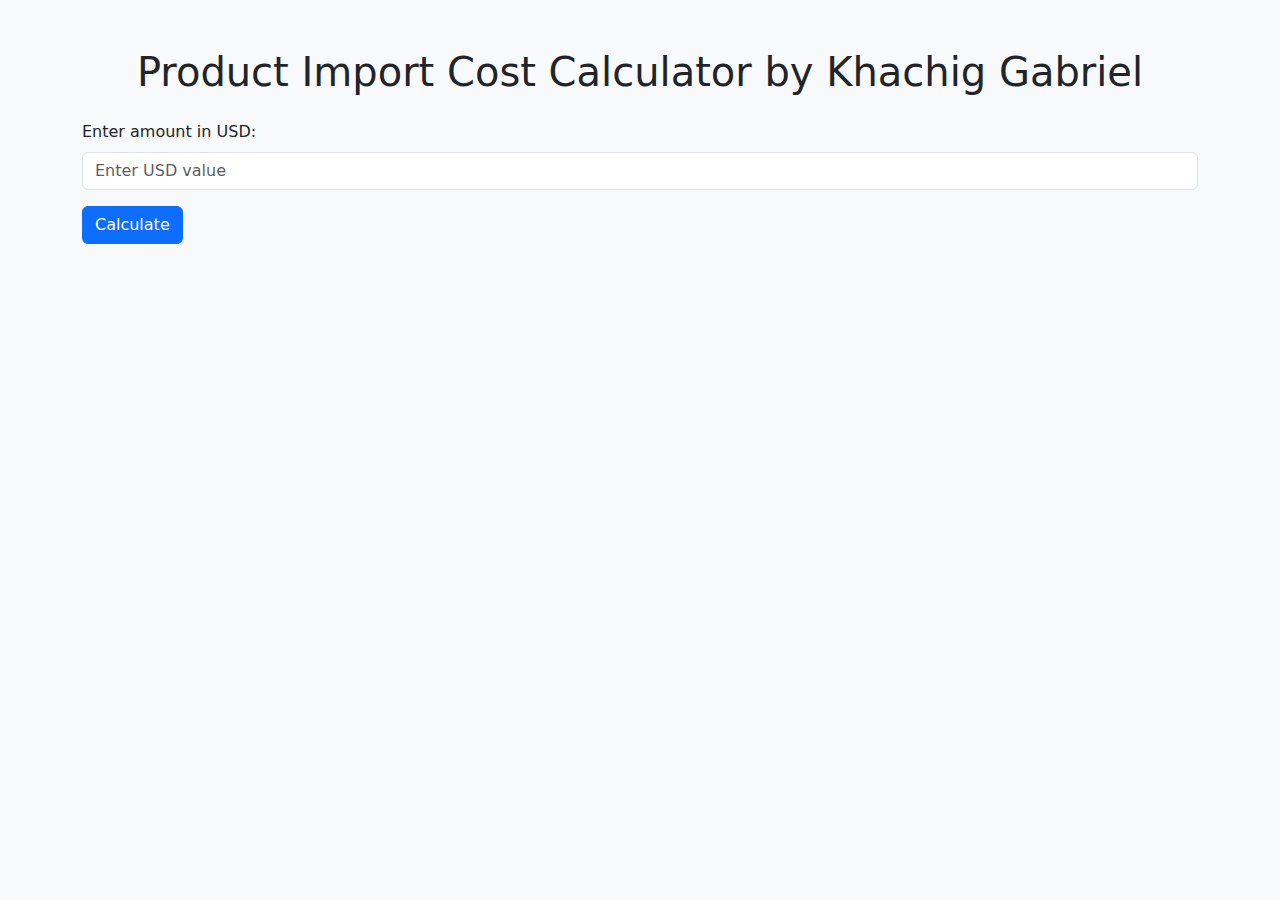
<file: index.html>
<!DOCTYPE html>
<html lang="en">
<head>
    <meta charset="UTF-8">
    <meta name="viewport" content="width=device-width, initial-scale=1.0">
    <title>Armenia Tax Calculator by Khachig Gabriel</title>
    <meta name="description" content="Calculate the total cost and taxes for importing products to Armenia. Enter USD and get the final price in AMD with tax details.">
    <link href="https://cdn.jsdelivr.net/npm/bootstrap@5.3.3/dist/css/bootstrap.min.css" rel="stylesheet" integrity="sha384-QWTKZyjpPEjISv5WaRU9OFeRpok6YctnYmDr5pNlyT2bRjXh0JMhjY6hW+ALEwIH" crossorigin="anonymous">
</head>
<body class="bg-light">

    <div class="container py-5">
        <h1 class="text-center mb-4">Product Import Cost Calculator by Khachig Gabriel</h1>
        
        <!-- Input field for the user to enter the amount in USD -->
        <div class="mb-3">
            <label for="usdAmount" class="form-label">Enter amount in USD:</label>
            <input type="number" class="form-control" id="usdAmount" placeholder="Enter USD value" />
        </div>

        <!-- Button to trigger the calculation -->
        <button class="btn btn-primary" onclick="calculate()">Calculate</button>

        <!-- Output div where the result will be displayed -->
        <div id="output" class="mt-4"></div>
    </div>

    <!-- Include Bootstrap JS and dependencies from CDN -->
    <script src="https://cdn.jsdelivr.net/npm/bootstrap@5.3.0-alpha1/dist/js/bootstrap.bundle.min.js"></script>

    <!-- Link to your JavaScript file -->
    <script src="index.js"></script>
</body>
</html>
</file>
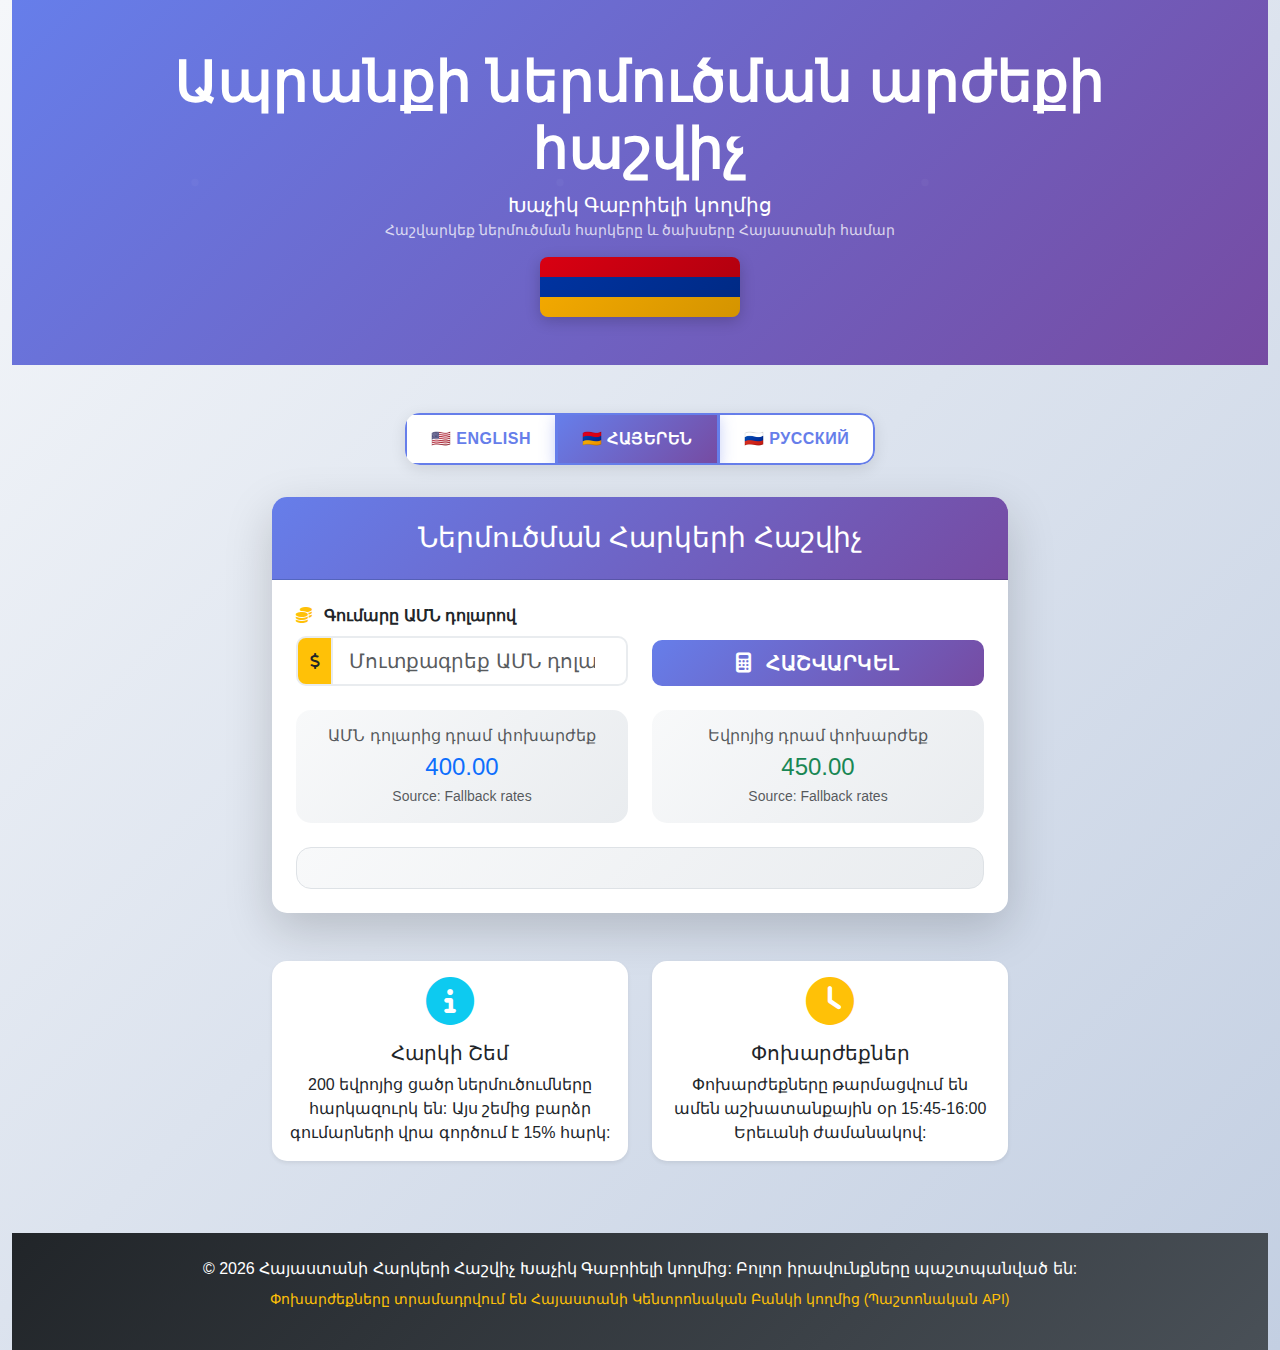
<file: am.html>
<!DOCTYPE html>
<html lang="hy">
<head>
    <meta charset="UTF-8">
    <meta name="viewport" content="width=device-width, initial-scale=1.0">
    <meta name="description" content="Հաշվեք ապրանքների ներմուծման արժեքն ու հարկերը Հայաստանում։ Մուտքագրեք ԱՄՆ դոլար և ստացեք վերջնական գինը հայկական դրամով։">
    <title>Ապրանքի ներմուծման արժեքի հաշվիչ Հայաստում</title>
    
    <!-- Canonical URL for Armenian version -->
    <link rel="canonical" href="https://khachig-gabriel.github.io/calculate-product-tax-armenia/am.html">
    
    <!-- Hreflang tags for multilingual SEO -->
    <link rel="alternate" hreflang="en" href="https://khachig-gabriel.github.io/calculate-product-tax-armenia/en.html">
    <link rel="alternate" hreflang="hy" href="https://khachig-gabriel.github.io/calculate-product-tax-armenia/am.html">
    <link rel="alternate" hreflang="ru" href="https://khachig-gabriel.github.io/calculate-product-tax-armenia/ru.html">
    <link rel="alternate" hreflang="x-default" href="https://khachig-gabriel.github.io/calculate-product-tax-armenia/en.html">
    
    <!-- Bootstrap CSS -->
    <link href="https://cdn.jsdelivr.net/npm/bootstrap@5.3.0/dist/css/bootstrap.min.css" rel="stylesheet">
    <!-- Font Awesome for icons -->
    <link rel="stylesheet" href="https://cdnjs.cloudflare.com/ajax/libs/font-awesome/6.4.0/css/all.min.css">
    <!-- Custom CSS -->
    <link rel="stylesheet" href="styles.css">
</head>
<body>
    <div class="container-fluid">
        <!-- Header Section -->
        <header class="text-center py-5 bg-primary text-white">
            <div class="container">
                <h1 class="display-4 fw-bold">
                    <i class="fas fa-calculator me-3"></i>
                    Ապրանքի ներմուծման արժեքի հաշվիչ
                </h1>
                <p class="lead mb-0">Խաչիկ Գաբրիելի կողմից</p>
                <p class="small opacity-75">Հաշվարկեք ներմուծման հարկերը և ծախսերը Հայաստանի համար</p>
                <!-- Armenian Flag Stripes -->
                <div class="armenian-flag mt-3">
                    <div class="flag-stripe flag-red"></div>
                    <div class="flag-stripe flag-blue"></div>
                    <div class="flag-stripe flag-orange"></div>
                </div>
            </div>
        </header>

        <!-- Main Content -->
        <main class="container my-5">
            <div class="row justify-content-center">
                <div class="col-lg-8 col-md-10">
                    <!-- Language Selector -->
                    <div class="text-center mb-4">
                        <div class="language-selector">
                            <div class="btn-group" role="group" aria-label="Language Selection">
                                <input type="radio" class="btn-check" name="language" id="lang-en" value="en">
                                <label class="btn btn-outline-primary" for="lang-en">🇺🇸 English</label>
                                
                                <input type="radio" class="btn-check" name="language" id="lang-hy" value="hy" checked>
                                <label class="btn btn-outline-primary" for="lang-hy">🇦🇲 Հայերեն</label>
                                
                                <input type="radio" class="btn-check" name="language" id="lang-ru" value="ru">
                                <label class="btn btn-outline-primary" for="lang-ru">🇷🇺 Русский</label>
                            </div>
                        </div>
                    </div>
                    
                    <!-- Calculator Card -->
                    <div class="card shadow-lg border-0">
                        <div class="card-header bg-gradient-primary text-white text-center py-4">
                            <h2 class="h3 mb-0">
                                <i class="fas fa-dollar-sign me-2"></i>
                                Ներմուծման Հարկերի Հաշվիչ
                            </h2>
                        </div>
                        <div class="card-body p-4">
                            <!-- Input Section -->
                            <div class="row mb-4">
                                <div class="col-md-6">
                                    <label for="usdAmount" class="form-label fw-bold">
                                        <i class="fas fa-coins me-2 text-warning"></i>
                                        Գումարը ԱՄՆ դոլարով
                                    </label>
                                    <div class="input-group">
                                        <span class="input-group-text bg-warning text-dark">
                                            <i class="fas fa-dollar-sign"></i>
                                        </span>
                                        <input type="number" 
                                               class="form-control form-control-lg" 
                                               id="usdAmount" 
                                               placeholder="Մուտքագրեք ԱՄՆ դոլարի գումարը"
                                               step="0.01"
                                               min="0">
                                    </div>
                                </div>
                                <div class="col-md-6 d-flex align-items-end">
                                    <button class="btn btn-primary btn-lg w-100" onclick="calculate()">
                                        <i class="fas fa-calculator me-2"></i>
                                        Հաշվարկել
                                    </button>
                                </div>
                            </div>

                            <!-- Exchange Rates Display -->
                            <div class="row mb-4">
                                <div class="col-md-6">
                                    <div class="card bg-light border-0">
                                        <div class="card-body text-center">
                                            <h6 class="text-muted mb-2">ԱՄՆ դոլարից դրամ փոխարժեք</h6>
                                            <div class="h4 text-primary mb-0" id="usdRate">--</div>
                                        </div>
                                    </div>
                                </div>
                                <div class="col-md-6">
                                    <div class="card bg-light border-0">
                                        <div class="card-body text-center">
                                            <h6 class="text-muted mb-2">Եվրոյից դրամ փոխարժեք</h6>
                                            <div class="h4 text-success mb-0" id="eurRate">--</div>
                                        </div>
                                    </div>
                                </div>
                            </div>

                            <!-- Results Section -->
                            <div id="output" class="mt-4">
                                <!-- Results will be displayed here -->
                            </div>
                        </div>
                    </div>

                    <!-- Information Cards -->
                    <div class="row mt-5">
                        <div class="col-md-6 mb-4">
                            <div class="card h-100 border-0 shadow-sm">
                                <div class="card-body text-center">
                                    <i class="fas fa-info-circle fa-3x text-info mb-3"></i>
                                    <h5 class="card-title">Հարկի Շեմ</h5>
                                    <p class="card-text">200 եվրոյից ցածր ներմուծումները հարկազուրկ են: Այս շեմից բարձր գումարների վրա գործում է 15% հարկ:</p>
                                </div>
                            </div>
                        </div>
                        <div class="col-md-6 mb-4">
                            <div class="card h-100 border-0 shadow-sm">
                                <div class="card-body text-center">
                                    <i class="fas fa-clock fa-3x text-warning mb-3"></i>
                                    <h5 class="card-title">Փոխարժեքներ</h5>
                                    <p class="card-text">Փոխարժեքները թարմացվում են ամեն աշխատանքային օր 15:45-16:00 Երեւանի ժամանակով:</p>
                                </div>
                            </div>
                        </div>
                    </div>
                </div>
            </div>
        </main>

        <!-- Footer -->
        <footer class="bg-dark text-white text-center py-4 mt-5">
            <div class="container">
                <p class="mb-0">&copy; <span id="year"></span> Հայաստանի Հարկերի Հաշվիչ Խաչիկ Գաբրիելի կողմից: Բոլոր իրավունքները պաշտպանված են: </p>
                <p class="small text-warning mt-2">
                    Փոխարժեքները տրամադրվում են Հայաստանի Կենտրոնական Բանկի կողմից (Պաշտոնական API)
                </p>
            </div>
        </footer>
    </div>

    <!-- Bootstrap JS -->
    <script src="https://cdn.jsdelivr.net/npm/bootstrap@5.3.0/dist/js/bootstrap.bundle.min.js"></script>
    <!-- Languages -->
    <script src="languages.js"></script>
    <!-- Custom JavaScript -->
    <script src="script.js"></script>
</body>
</html>
</file>
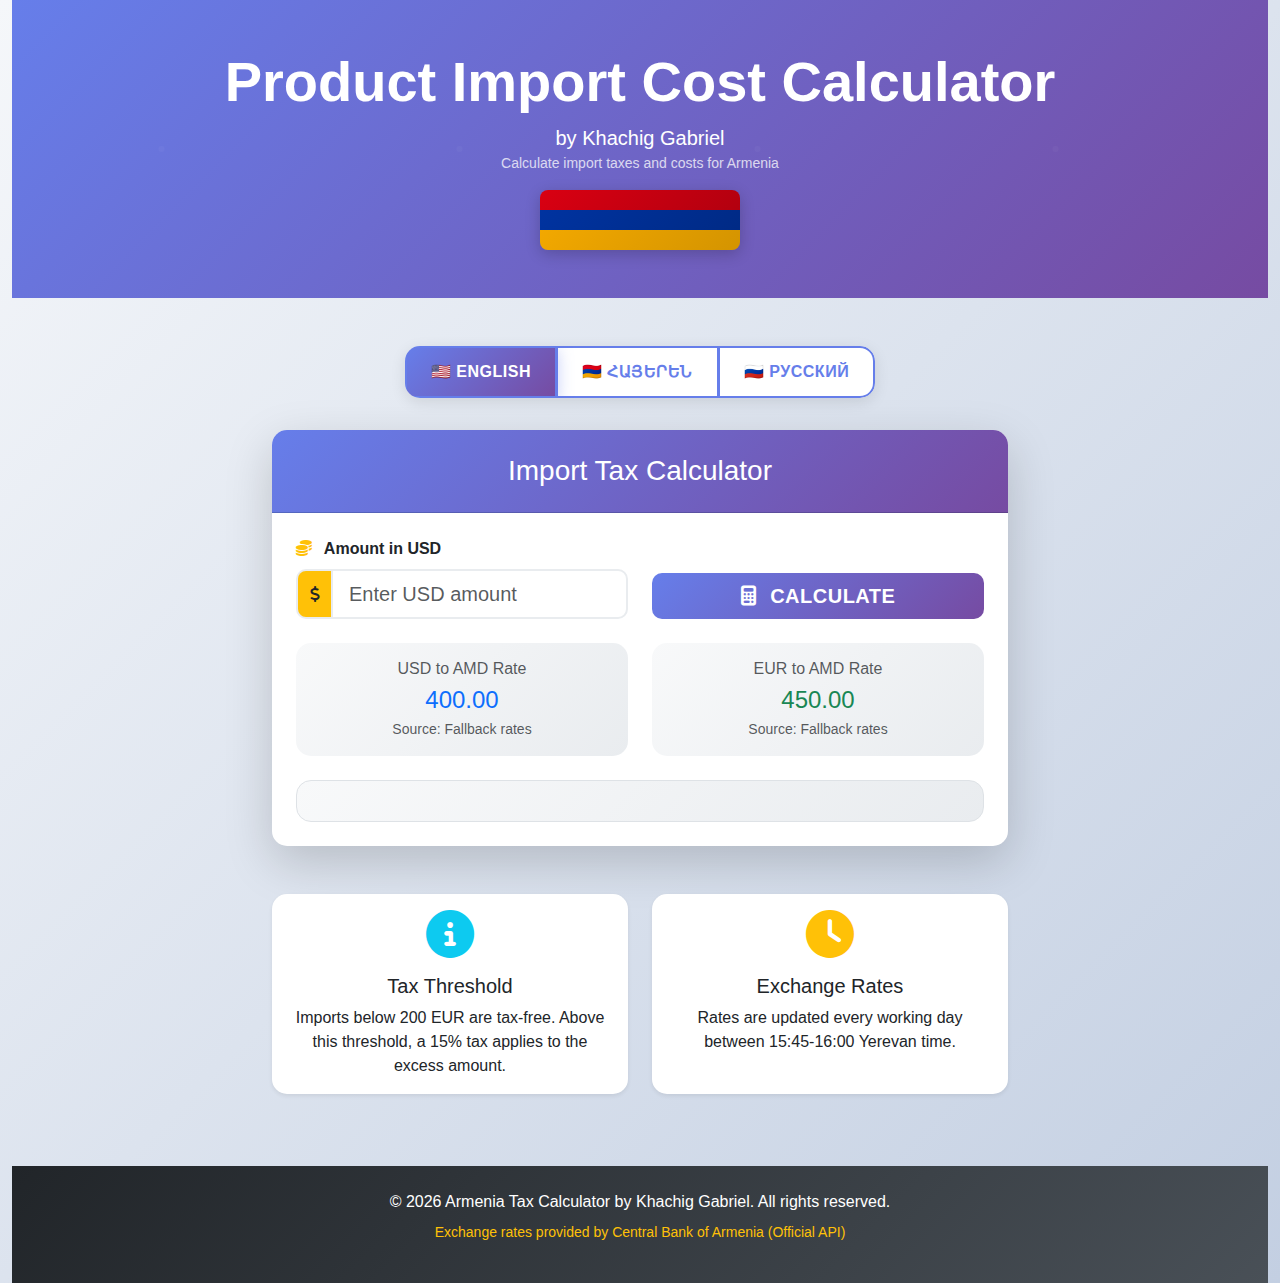
<file: en.html>
<!DOCTYPE html>
<html lang="en">
<head>
    <meta charset="UTF-8">
    <meta name="viewport" content="width=device-width, initial-scale=1.0">
    <meta name="description" content="Calculate the total cost and taxes for importing products to Armenia. Enter USD and get the final price in AMD with tax details">
    <title>Armenia Tax Calculator by Khachig Gabriel</title>
    
    <!-- Canonical URL for English version -->
    <link rel="canonical" href="https://khachig-gabriel.github.io/calculate-product-tax-armenia/en.html">
    
    <!-- Hreflang tags for multilingual SEO -->
    <link rel="alternate" hreflang="en" href="https://khachig-gabriel.github.io/calculate-product-tax-armenia/en.html">
    <link rel="alternate" hreflang="hy" href="https://khachig-gabriel.github.io/calculate-product-tax-armenia/am.html">
    <link rel="alternate" hreflang="ru" href="https://khachig-gabriel.github.io/calculate-product-tax-armenia/ru.html">
    <link rel="alternate" hreflang="x-default" href="https://khachig-gabriel.github.io/calculate-product-tax-armenia/en.html">
    
    <!-- Bootstrap CSS -->
    <link href="https://cdn.jsdelivr.net/npm/bootstrap@5.3.0/dist/css/bootstrap.min.css" rel="stylesheet">
    <!-- Font Awesome for icons -->
    <link rel="stylesheet" href="https://cdnjs.cloudflare.com/ajax/libs/font-awesome/6.4.0/css/all.min.css">
    <!-- Custom CSS -->
    <link rel="stylesheet" href="styles.css">
</head>
<body>
    <div class="container-fluid">
        <!-- Header Section -->
        <header class="text-center py-5 bg-primary text-white">
            <div class="container">
                <h1 class="display-4 fw-bold">
                    <i class="fas fa-calculator me-3"></i>
                    Product Import Cost Calculator
                </h1>
                <p class="lead mb-0">by Khachig Gabriel</p>
                <p class="small opacity-75">Calculate import taxes and costs for Armenia</p>
                <!-- Armenian Flag Stripes -->
                <div class="armenian-flag mt-3">
                    <div class="flag-stripe flag-red"></div>
                    <div class="flag-stripe flag-blue"></div>
                    <div class="flag-stripe flag-orange"></div>
                </div>
            </div>
        </header>

        <!-- Main Content -->
        <main class="container my-5">
            <div class="row justify-content-center">
                <div class="col-lg-8 col-md-10">
                    <!-- Language Selector -->
                    <div class="text-center mb-4">
                        <div class="language-selector">
                            <div class="btn-group" role="group" aria-label="Language Selection">
                                <input type="radio" class="btn-check" name="language" id="lang-en" value="en" checked>
                                <label class="btn btn-outline-primary" for="lang-en">🇺🇸 English</label>
                                
                                <input type="radio" class="btn-check" name="language" id="lang-hy" value="hy">
                                <label class="btn btn-outline-primary" for="lang-hy">🇦🇲 Հայերեն</label>
                                
                                <input type="radio" class="btn-check" name="language" id="lang-ru" value="ru">
                                <label class="btn btn-outline-primary" for="lang-ru">🇷🇺 Русский</label>
                            </div>
                        </div>
                    </div>
                    
                    <!-- Calculator Card -->
                    <div class="card shadow-lg border-0">
                        <div class="card-header bg-gradient-primary text-white text-center py-4">
                            <h2 class="h3 mb-0">
                                <i class="fas fa-dollar-sign me-2"></i>
                                Import Tax Calculator
                            </h2>
                        </div>
                        <div class="card-body p-4">
                            <!-- Input Section -->
                            <div class="row mb-4">
                                <div class="col-md-6">
                                    <label for="usdAmount" class="form-label fw-bold">
                                        <i class="fas fa-coins me-2 text-warning"></i>
                                        Amount in USD
                                    </label>
                                    <div class="input-group">
                                        <span class="input-group-text bg-warning text-dark">
                                            <i class="fas fa-dollar-sign"></i>
                                        </span>
                                        <input type="number" 
                                               class="form-control form-control-lg" 
                                               id="usdAmount" 
                                               placeholder="Enter USD amount"
                                               step="0.01"
                                               min="0">
                                    </div>
                                </div>
                                <div class="col-md-6 d-flex align-items-end">
                                    <button class="btn btn-primary btn-lg w-100" onclick="calculate()">
                                        <i class="fas fa-calculator me-2"></i>
                                        Calculate
                                    </button>
                                </div>
                            </div>

                            <!-- Exchange Rates Display -->
                            <div class="row mb-4">
                                <div class="col-md-6">
                                    <div class="card bg-light border-0">
                                        <div class="card-body text-center">
                                            <h6 class="text-muted mb-2">USD to AMD Rate</h6>
                                            <div class="h4 text-primary mb-0" id="usdRate">--</div>
                                        </div>
                                    </div>
                                </div>
                                <div class="col-md-6">
                                    <div class="card bg-light border-0">
                                        <div class="card-body text-center">
                                            <h6 class="text-muted mb-2">EUR to AMD Rate</h6>
                                            <div class="h4 text-success mb-0" id="eurRate">--</div>
                                        </div>
                                    </div>
                                </div>
                            </div>

                            <!-- Results Section -->
                            <div id="output" class="mt-4">
                                <!-- Results will be displayed here -->
                            </div>
                        </div>
                    </div>

                    <!-- Information Cards -->
                    <div class="row mt-5">
                        <div class="col-md-6 mb-4">
                            <div class="card h-100 border-0 shadow-sm">
                                <div class="card-body text-center">
                                    <i class="fas fa-info-circle fa-3x text-info mb-3"></i>
                                    <h5 class="card-title">Tax Threshold</h5>
                                    <p class="card-text">Imports below 200 EUR are tax-free. Above this threshold, a 15% tax applies to the excess amount.</p>
                                </div>
                            </div>
                        </div>
                        <div class="col-md-6 mb-4">
                            <div class="card h-100 border-0 shadow-sm">
                                <div class="card-body text-center">
                                    <i class="fas fa-clock fa-3x text-warning mb-3"></i>
                                    <h5 class="card-title">Exchange Rates</h5>
                                    <p class="card-text">Rates are updated every working day between 15:45-16:00 Yerevan time.</p>
                                </div>
                            </div>
                        </div>
                    </div>
                </div>
            </div>
        </main>

        <!-- Footer -->
        <footer class="bg-dark text-white text-center py-4 mt-5">
            <div class="container">
                <p class="mb-0">&copy; <span id="year"></span> Armenia Tax Calculator by Khachig Gabriel. All rights reserved.</p>
                <p class="small text-warning mt-2">
                    Exchange rates provided by Central Bank of Armenia (Official API)
                </p>
            </div>
        </footer>
    </div>

    <!-- Bootstrap JS -->
    <script src="https://cdn.jsdelivr.net/npm/bootstrap@5.3.0/dist/js/bootstrap.bundle.min.js"></script>
    <!-- Languages -->
    <script src="languages.js"></script>
    <!-- Custom JavaScript -->
    <script src="script.js"></script>
</body>
</html>
</file>
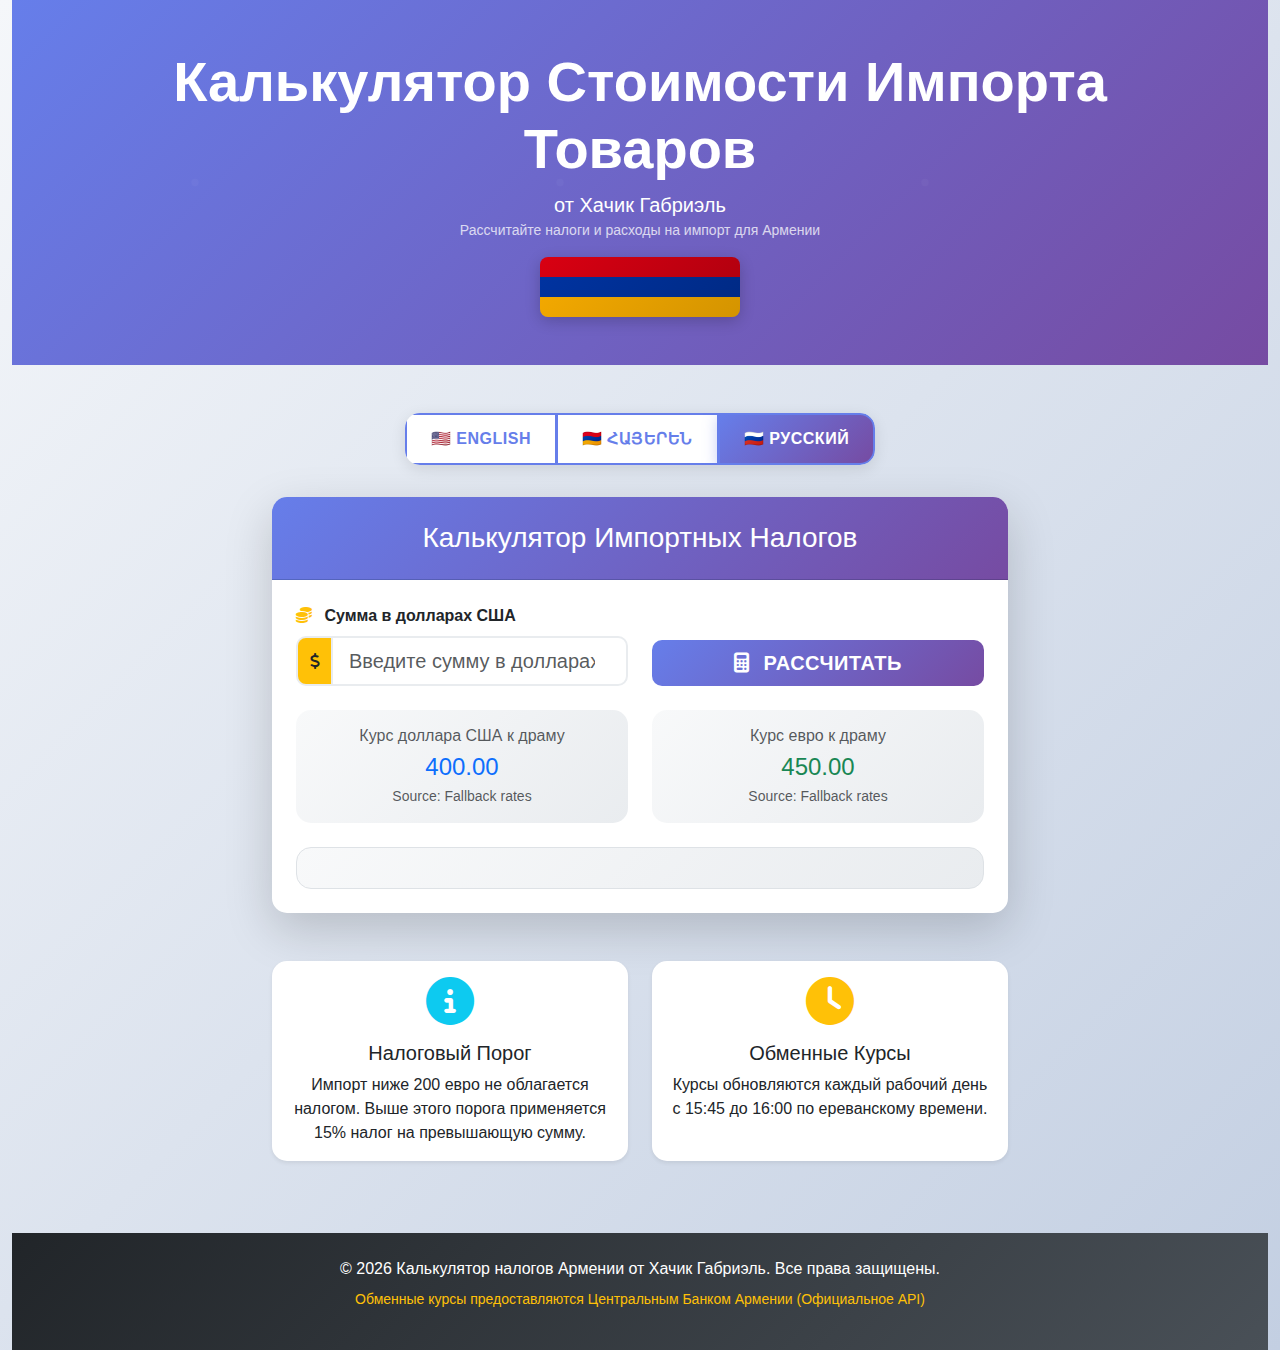
<file: ru.html>
<!DOCTYPE html>
<html lang="ru">
<head>
    <meta charset="UTF-8">
    <meta name="viewport" content="width=device-width, initial-scale=1.0">
    <meta name="description" content="Рассчитайте налоги и расходы на импорт для Армении. Введите доллары США и получите итоговую цену в армянских драмах.">
    <title>Калькулятор стоимости импорта товаров в Армении</title>
    
    <!-- Canonical URL for Russian version -->
    <link rel="canonical" href="https://khachig-gabriel.github.io/calculate-product-tax-armenia/ru.html">
    
    <!-- Hreflang tags for multilingual SEO -->
    <link rel="alternate" hreflang="en" href="https://khachig-gabriel.github.io/calculate-product-tax-armenia/en.html">
    <link rel="alternate" hreflang="hy" href="https://khachig-gabriel.github.io/calculate-product-tax-armenia/am.html">
    <link rel="alternate" hreflang="ru" href="https://khachig-gabriel.github.io/calculate-product-tax-armenia/ru.html">
    <link rel="alternate" hreflang="x-default" href="https://khachig-gabriel.github.io/calculate-product-tax-armenia/en.html">
    
    <!-- Bootstrap CSS -->
    <link href="https://cdn.jsdelivr.net/npm/bootstrap@5.3.0/dist/css/bootstrap.min.css" rel="stylesheet">
    <!-- Font Awesome for icons -->
    <link rel="stylesheet" href="https://cdnjs.cloudflare.com/ajax/libs/font-awesome/6.4.0/css/all.min.css">
    <!-- Custom CSS -->
    <link rel="stylesheet" href="styles.css">
</head>
<body>
    <div class="container-fluid">
        <!-- Header Section -->
        <header class="text-center py-5 bg-primary text-white">
            <div class="container">
                <h1 class="display-4 fw-bold">
                    <i class="fas fa-calculator me-3"></i>
                    Калькулятор Стоимости Импорта Товаров
                </h1>
                <p class="lead mb-0">от Хачик Габриэль</p>
                <p class="small opacity-75">Рассчитайте налоги и расходы на импорт для Армении</p>
                <!-- Armenian Flag Stripes -->
                <div class="armenian-flag mt-3">
                    <div class="flag-stripe flag-red"></div>
                    <div class="flag-stripe flag-blue"></div>
                    <div class="flag-stripe flag-orange"></div>
                </div>
            </div>
        </header>

        <!-- Main Content -->
        <main class="container my-5">
            <div class="row justify-content-center">
                <div class="col-lg-8 col-md-10">
                    <!-- Language Selector -->
                    <div class="text-center mb-4">
                        <div class="language-selector">
                            <div class="btn-group" role="group" aria-label="Language Selection">
                                <input type="radio" class="btn-check" name="language" id="lang-en" value="en">
                                <label class="btn btn-outline-primary" for="lang-en">🇺🇸 English</label>
                                
                                <input type="radio" class="btn-check" name="language" id="lang-hy" value="hy">
                                <label class="btn btn-outline-primary" for="lang-hy">🇦🇲 Հայերեն</label>
                                
                                <input type="radio" class="btn-check" name="language" id="lang-ru" value="ru" checked>
                                <label class="btn btn-outline-primary" for="lang-ru">🇷🇺 Русский</label>
                            </div>
                        </div>
                    </div>
                    
                    <!-- Calculator Card -->
                    <div class="card shadow-lg border-0">
                        <div class="card-header bg-gradient-primary text-white text-center py-4">
                            <h2 class="h3 mb-0">
                                <i class="fas fa-dollar-sign me-2"></i>
                                Калькулятор Импортных Налогов
                            </h2>
                        </div>
                        <div class="card-body p-4">
                            <!-- Input Section -->
                            <div class="row mb-4">
                                <div class="col-md-6">
                                    <label for="usdAmount" class="form-label fw-bold">
                                        <i class="fas fa-coins me-2 text-warning"></i>
                                        Сумма в долларах США
                                    </label>
                                    <div class="input-group">
                                        <span class="input-group-text bg-warning text-dark">
                                            <i class="fas fa-dollar-sign"></i>
                                        </span>
                                        <input type="number" 
                                               class="form-control form-control-lg" 
                                               id="usdAmount" 
                                               placeholder="Введите сумму в долларах США"
                                               step="0.01"
                                               min="0">
                                    </div>
                                </div>
                                <div class="col-md-6 d-flex align-items-end">
                                    <button class="btn btn-primary btn-lg w-100" onclick="calculate()">
                                        <i class="fas fa-calculator me-2"></i>
                                        Рассчитать
                                    </button>
                                </div>
                            </div>

                            <!-- Exchange Rates Display -->
                            <div class="row mb-4">
                                <div class="col-md-6">
                                    <div class="card bg-light border-0">
                                        <div class="card-body text-center">
                                            <h6 class="text-muted mb-2">Курс доллара США к драму</h6>
                                            <div class="h4 text-primary mb-0" id="usdRate">--</div>
                                        </div>
                                    </div>
                                </div>
                                <div class="col-md-6">
                                    <div class="card bg-light border-0">
                                        <div class="card-body text-center">
                                            <h6 class="text-muted mb-2">Курс евро к драму</h6>
                                            <div class="h4 text-success mb-0" id="eurRate">--</div>
                                        </div>
                                    </div>
                                </div>
                            </div>

                            <!-- Results Section -->
                            <div id="output" class="mt-4">
                                <!-- Results will be displayed here -->
                            </div>
                        </div>
                    </div>

                    <!-- Information Cards -->
                    <div class="row mt-5">
                        <div class="col-md-6 mb-4">
                            <div class="card h-100 border-0 shadow-sm">
                                <div class="card-body text-center">
                                    <i class="fas fa-info-circle fa-3x text-info mb-3"></i>
                                    <h5 class="card-title">Налоговый Порог</h5>
                                    <p class="card-text">Импорт ниже 200 евро не облагается налогом. Выше этого порога применяется 15% налог на превышающую сумму.</p>
                                </div>
                            </div>
                        </div>
                        <div class="col-md-6 mb-4">
                            <div class="card h-100 border-0 shadow-sm">
                                <div class="card-body text-center">
                                    <i class="fas fa-clock fa-3x text-warning mb-3"></i>
                                    <h5 class="card-title">Обменные Курсы</h5>
                                    <p class="card-text">Курсы обновляются каждый рабочий день с 15:45 до 16:00 по ереванскому времени.</p>
                                </div>
                            </div>
                        </div>
                    </div>
                </div>
            </div>
        </main>

        <!-- Footer -->
        <footer class="bg-dark text-white text-center py-4 mt-5">
            <div class="container">
                <p class="mb-0">&copy; <span id="year"></span> Калькулятор налогов Армении от Хачик Габриэль. Все права защищены. </p>
                <p class="small text-warning mt-2">
                    Обменные курсы предоставляются Центральным Банком Армении (Официальное API)
                </p>
            </div>
        </footer>
    </div>

    <!-- Bootstrap JS -->
    <script src="https://cdn.jsdelivr.net/npm/bootstrap@5.3.0/dist/js/bootstrap.bundle.min.js"></script>
    <!-- Languages -->
    <script src="languages.js"></script>
    <!-- Custom JavaScript -->
    <script src="script.js"></script>
</body>
</html>
</file>
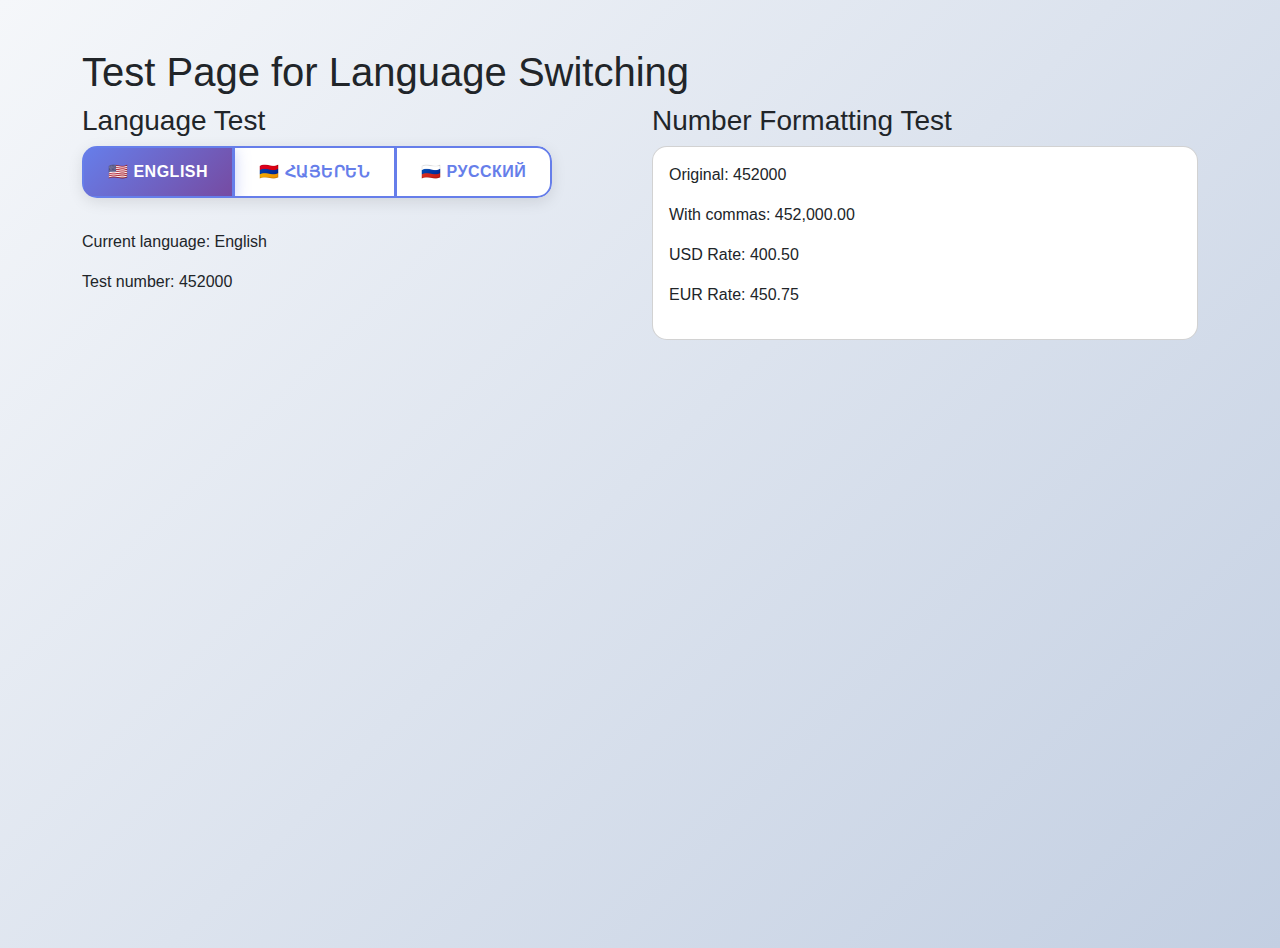
<file: test.html>
<!DOCTYPE html>
<html lang="en">
<head>
    <meta charset="UTF-8">
    <meta name="viewport" content="width=device-width, initial-scale=1.0">
    <title>Test - Armenia Tax Calculator</title>
    <link href="https://cdn.jsdelivr.net/npm/bootstrap@5.3.0/dist/css/bootstrap.min.css" rel="stylesheet">
    <link rel="stylesheet" href="https://cdnjs.cloudflare.com/ajax/libs/font-awesome/6.4.0/css/all.min.css">
    <link rel="stylesheet" href="styles.css">
</head>
<body>
    <div class="container mt-5">
        <h1>Test Page for Language Switching</h1>
        
        <div class="row">
            <div class="col-md-6">
                <h3>Language Test</h3>
                <div class="language-selector">
                    <div class="btn-group" role="group" aria-label="Language Selection">
                        <input type="radio" class="btn-check" name="language" id="lang-en" value="en" checked>
                        <label class="btn btn-outline-primary" for="lang-en">🇺🇸 English</label>
                        
                        <input type="radio" class="btn-check" name="language" id="lang-hy" value="hy">
                        <label class="btn btn-outline-primary" for="lang-hy">🇦🇲 Հայերեն</label>
                        
                        <input type="radio" class="btn-check" name="language" id="lang-ru" value="ru">
                        <label class="btn btn-outline-primary" for="lang-ru">🇷🇺 Русский</label>
                    </div>
                </div>
                
                <div id="test-output">
                    <p>Current language: <span id="current-lang">English</span></p>
                    <p>Test number: <span id="test-number">452000</span></p>
                </div>
            </div>
            
            <div class="col-md-6">
                <h3>Number Formatting Test</h3>
                <div class="card">
                    <div class="card-body">
                        <p>Original: 452000</p>
                        <p>With commas: <span id="formatted-number">452,000.00</span></p>
                        <p>USD Rate: <span id="usd-rate">--</span></p>
                        <p>EUR Rate: <span id="eur-rate">--</span></p>
                    </div>
                </div>
            </div>
        </div>
    </div>

    <script src="https://cdn.jsdelivr.net/npm/bootstrap@5.3.0/dist/js/bootstrap.bundle.min.js"></script>
    <script src="languages.js"></script>
    <script>
        // Test language switching
        document.querySelectorAll('input[name="language"]').forEach(radio => {
            radio.addEventListener('change', function() {
                if (this.checked) {
                    const lang = LANGUAGES[this.value];
                    document.getElementById('current-lang').textContent = lang.title;
                    
                    // Update test output
                    document.getElementById('test-output').innerHTML = `
                        <p>Current language: <span id="current-lang">${lang.title}</span></p>
                        <p>Test number: <span id="test-number">452000</span></p>
                        <p>Calculate button text: ${lang.calculateButton}</p>
                        <p>Amount label: ${lang.amountLabel}</p>
                    `;
                }
            });
        });
        
        // Test number formatting
        function formatNumberWithCommas(number) {
            return new Intl.NumberFormat('en-US', {
                minimumFractionDigits: 2,
                maximumFractionDigits: 2
            }).format(number);
        }
        
        document.getElementById('formatted-number').textContent = formatNumberWithCommas(452000);
        
        // Test exchange rate formatting
        document.getElementById('usd-rate').textContent = formatNumberWithCommas(400.50);
        document.getElementById('eur-rate').textContent = formatNumberWithCommas(450.75);
    </script>
</body>
</html>
</file>
<file: styles.css>
/* Custom CSS for Armenia Tax Calculator */

:root {
    --primary-color: #667eea;
    --secondary-color: #6c757d;
    --success-color: #198754;
    --warning-color: #ffc107;
    --info-color: #0dcaf0;
    --dark-color: #212529;
    --light-color: #f8f9fa;
}

body {
    font-family: 'Segoe UI', Tahoma, Geneva, Verdana, sans-serif;
    background: linear-gradient(135deg, #f5f7fa 0%, #c3cfe2 100%);
    min-height: 100vh;
}

/* Header Styling */
header {
    background: linear-gradient(135deg, #667eea 0%, #764ba2 100%) !important;
    position: relative;
    overflow: hidden;
}

header::before {
    content: '';
    position: absolute;
    top: 0;
    left: 0;
    right: 0;
    bottom: 0;
    background: url('data:image/svg+xml,<svg xmlns="http://www.w3.org/2000/svg" viewBox="0 0 100 100"><defs><pattern id="grain" width="100" height="100" patternUnits="userSpaceOnUse"><circle cx="50" cy="50" r="1" fill="rgba(255,255,255,0.1)"/></pattern></defs><rect width="100" height="100" fill="url(%23grain)"/></svg>');
    opacity: 0.3;
}

/* Card Styling */
.card {
    border-radius: 15px;
    transition: all 0.3s ease;
}

.card:hover {
    transform: translateY(-5px);
    box-shadow: 0 20px 40px rgba(0,0,0,0.1) !important;
}

.card-header {
    border-radius: 15px 15px 0 0 !important;
    background: linear-gradient(135deg, #667eea 0%, #764ba2 100%) !important;
}

/* Button Styling */
.btn {
    border-radius: 10px;
    font-weight: 600;
    transition: all 0.3s ease;
    text-transform: uppercase;
    letter-spacing: 0.5px;
}

.btn:hover {
    transform: translateY(-2px);
    box-shadow: 0 5px 15px rgba(0,0,0,0.2);
}

.btn-primary {
    background: linear-gradient(135deg, #667eea 0%, #764ba2 100%);
    border: none;
}

/* Input Styling */
.form-control {
    border-radius: 10px;
    border: 2px solid #e9ecef;
    transition: all 0.3s ease;
}

.form-control:focus {
    border-color: #667eea;
    box-shadow: 0 0 0 0.2rem rgba(102, 126, 234, 0.25);
}

.input-group-text {
    border-radius: 10px 0 0 10px;
    border: 2px solid #e9ecef;
    border-right: none;
}

/* Exchange Rate Cards */
.card.bg-light {
    background: linear-gradient(135deg, #f8f9fa 0%, #e9ecef 100%) !important;
    border: 1px solid #dee2e6;
}

/* Results Styling */
#output {
    background: linear-gradient(135deg, #f8f9fa 0%, #e9ecef 100%);
    border-radius: 15px;
    padding: 20px;
    border: 1px solid #dee2e6;
}

#output p {
    margin-bottom: 15px;
    padding: 15px;
    background: white;
    border-radius: 10px;
    border-left: 4px solid #667eea;
    box-shadow: 0 2px 5px rgba(0,0,0,0.1);
}

#output p strong {
    color: #667eea;
    font-weight: 600;
}

/* Information Cards */
.card-body i {
    transition: all 0.3s ease;
}

.card:hover .card-body i {
    transform: scale(1.1);
}

/* Footer Styling */
footer {
    background: linear-gradient(135deg, var(--dark-color) 0%, #495057 100%) !important;
}

/* Loading Animation */
.loading {
    text-align: center;
    padding: 20px;
}

.loading::after {
    content: '';
    display: inline-block;
    width: 20px;
    height: 20px;
    border: 3px solid #f3f3f3;
    border-top: 3px solid var(--primary-color);
    border-radius: 50%;
    animation: spin 1s linear infinite;
    margin-left: 10px;
}

@keyframes spin {
    0% { transform: rotate(0deg); }
    100% { transform: rotate(360deg); }
}

/* Responsive Design */
@media (max-width: 768px) {
    .display-4 {
        font-size: 2rem;
    }
    
    .card-body {
        padding: 1rem;
    }
    
    .btn-lg {
        padding: 0.75rem 1.5rem;
        font-size: 1rem;
    }
}

/* Custom Scrollbar */
::-webkit-scrollbar {
    width: 8px;
}

::-webkit-scrollbar-track {
    background: #f1f1f1;
}

::-webkit-scrollbar-thumb {
    background: linear-gradient(135deg, #667eea 0%, #764ba2 100%);
    border-radius: 4px;
}

::-webkit-scrollbar-thumb:hover {
    background: linear-gradient(135deg, #5a6fd8 0%, #6a4190 100%);
}

/* Animation Classes */
.fade-in {
    animation: fadeIn 0.5s ease-in;
}

@keyframes fadeIn {
    from { opacity: 0; transform: translateY(20px); }
    to { opacity: 1; transform: translateY(0); }
}

/* Currency Symbol Styling */
.currency-symbol {
    font-size: 0.8em;
    opacity: 0.7;
    margin-right: 5px;
}

/* Success/Error States */
.result-success {
    border-left-color: var(--success-color) !important;
}

.result-primary {
    border-left-color: #667eea !important;
}

.result-warning {
    border-left-color: var(--warning-color) !important;
}

.result-info {
    border-left-color: var(--info-color) !important;
}

/* Language Selector Styling */
.language-selector {
    margin-bottom: 2rem;
}

.language-selector .btn-group {
    box-shadow: 0 4px 15px rgba(0,0,0,0.1);
    border-radius: 15px;
    overflow: hidden;
}

.language-selector .btn {
    border-radius: 0;
    padding: 0.75rem 1.5rem;
    font-weight: 600;
    transition: all 0.3s ease;
    border: 2px solid #667eea;
    background: white;
    color: #667eea;
}

.language-selector .btn:first-child {
    border-top-left-radius: 15px;
    border-bottom-left-radius: 15px;
}

.language-selector .btn:last-child {
    border-top-right-radius: 15px;
    border-bottom-right-radius: 15px;
}

.language-selector .btn:hover {
    background: linear-gradient(135deg, #667eea 0%, #764ba2 100%);
    color: white;
    transform: translateY(-2px);
    box-shadow: 0 6px 20px rgba(102, 126, 234, 0.3);
}

.language-selector .btn-check:checked + .btn {
    background: linear-gradient(135deg, #667eea 0%, #764ba2 100%);
    color: white;
    border-color: #667eea;
    box-shadow: 0 4px 15px rgba(102, 126, 234, 0.4);
}

.language-selector .btn-check:checked + .btn:hover {
    background: linear-gradient(135deg, #5a6fd8 0%, #6a4190 100%);
    border-color: #5a6fd8;
}

/* Responsive language selector */
@media (max-width: 576px) {
    .language-selector .btn {
        padding: 0.5rem 1rem;
        font-size: 0.9rem;
    }
    
    .language-selector .btn-group {
        flex-direction: column;
        border-radius: 15px;
    }
    
    .language-selector .btn:first-child,
    .language-selector .btn:last-child {
        border-radius: 0;
    }
    
    .language-selector .btn:first-child {
        border-top-left-radius: 15px;
        border-top-right-radius: 15px;
    }
    
    .language-selector .btn:last-child {
        border-bottom-left-radius: 15px;
        border-bottom-right-radius: 15px;
    }
}

/* Armenian Flag Styling */
.armenian-flag {
    display: flex;
    flex-direction: column;
    width: 200px;
    margin: 0 auto;
    border-radius: 8px;
    overflow: hidden;
    box-shadow: 0 4px 15px rgba(0,0,0,0.2);
}

.flag-stripe {
    height: 20px;
    transition: all 0.3s ease;
}

.flag-stripe:hover {
    transform: scaleY(1.1);
    box-shadow: 0 2px 10px rgba(0,0,0,0.3);
}

.flag-red {
    background: linear-gradient(135deg, #d90012 0%, #b3000f 100%);
}

.flag-blue {
    background: linear-gradient(135deg, #0033a0 0%, #002a85 100%);
}

.flag-orange {
    background: linear-gradient(135deg, #f2a800 0%, #d49400 100%);
}

/* Responsive flag */
@media (max-width: 768px) {
    .armenian-flag {
        width: 150px;
    }
    
    .flag-stripe {
        height: 15px;
    }
}
</file>
